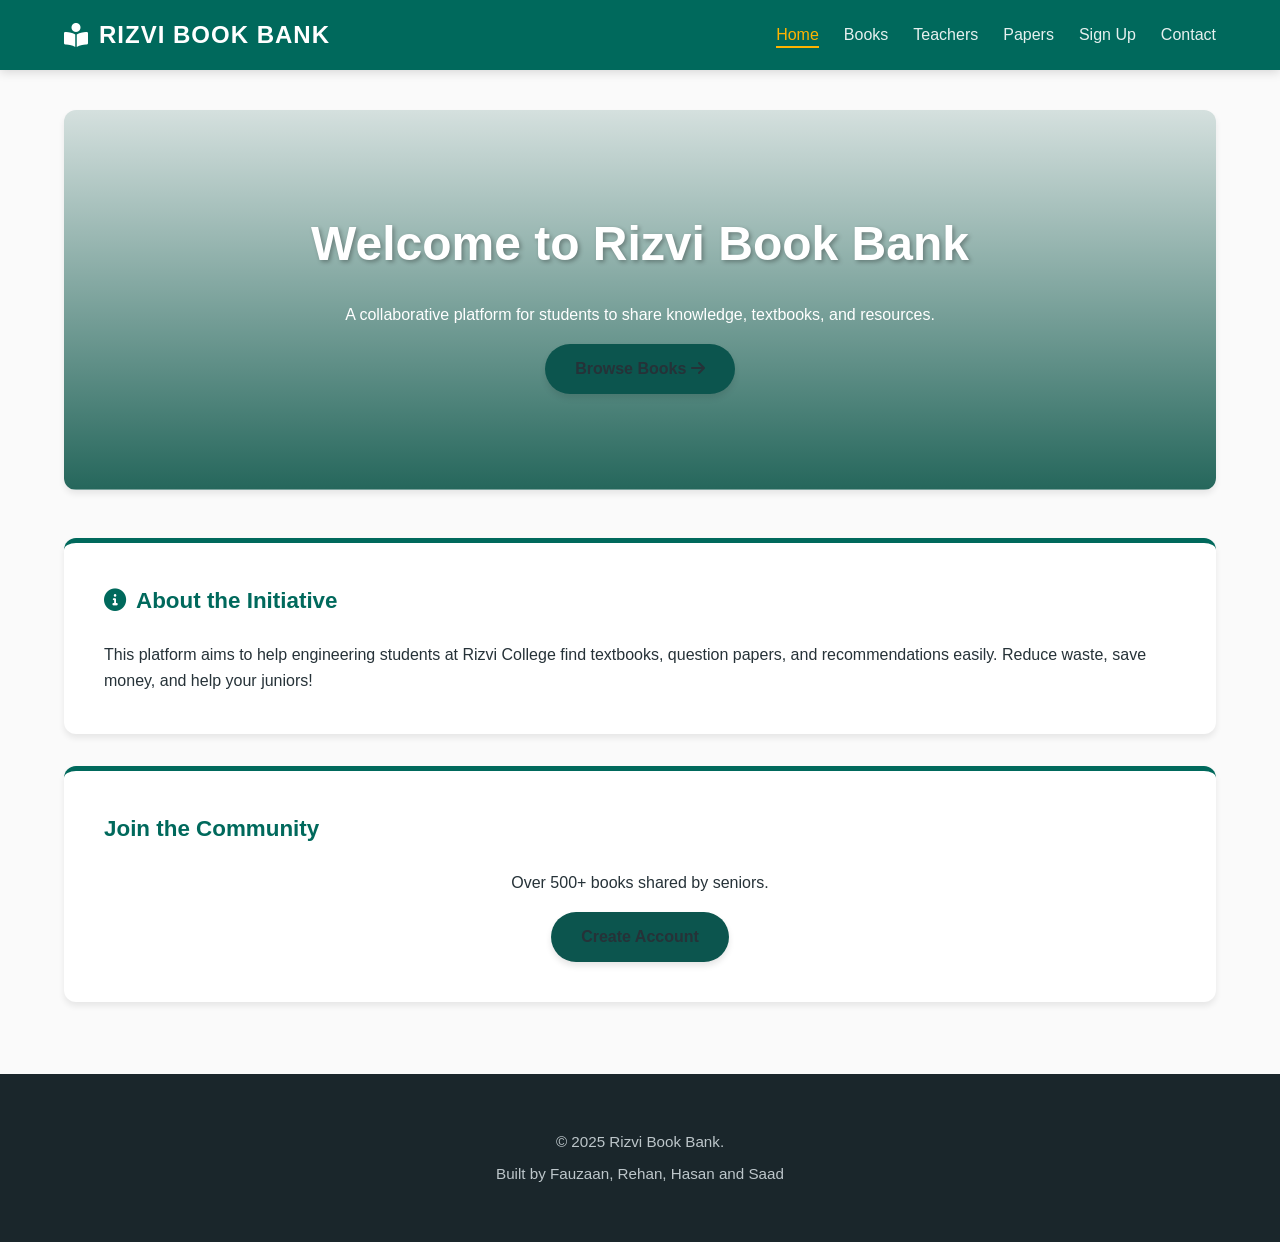
<file: index.html>
<!DOCTYPE html>
<html lang="en">
  <head>
    <meta charset="UTF-8" />
    <meta name="viewport" content="width=device-width, initial-scale=1.0" />
    <title>Home - Rizvi Book Bank</title>
    <link rel="stylesheet" href="styles.css" />
    <link
      rel="stylesheet"
      href="https://cdnjs.cloudflare.com/ajax/libs/font-awesome/6.0.0/css/all.min.css"
    />
  </head>
  <body>
    <header>
      <nav>
        <div class="logo">
          <i class="fas fa-book-reader"></i> Rizvi Book Bank
        </div>
        <ul>
          <li><a href="index.html">Home</a></li>
          <li><a href="books.html">Books</a></li>
          <li><a href="teacher-books.html">Teachers</a></li>
          <li><a href="question-papers.html">Papers</a></li>
          <li><a href="signup.html">Sign Up</a></li>
          <li><a href="contact.html">Contact</a></li>
        </ul>
      </nav>
    </header>

    <main>
      <section class="hero">
        <h1>Welcome to Rizvi Book Bank</h1>
        <p>
          A collaborative platform for students to share knowledge, textbooks,
          and resources.
        </p>
        <a href="books.html" class="btn"
          >Browse Books <i class="fas fa-arrow-right"></i
        ></a>
      </section>

      <section class="branch hidden">
        <h3><i class="fas fa-info-circle"></i> About the Initiative</h3>
        <p>
          This platform aims to help engineering students at Rizvi College find
          textbooks, question papers, and recommendations easily. Reduce waste,
          save money, and help your juniors!
        </p>
      </section>

      <section class="branch hidden" style="text-align: center">
        <h3>Join the Community</h3>
        <p>Over 500+ books shared by seniors.</p>
        <a href="signup.html" class="btn">Create Account</a>
      </section>
    </main>

    <footer>
      <p>&copy; 2025 Rizvi Book Bank.</p>
      <p>Built by Fauzaan, Rehan, Hasan and Saad</p>
    </footer>
    <script src="script.js"></script>
  </body>
</html>
</file>
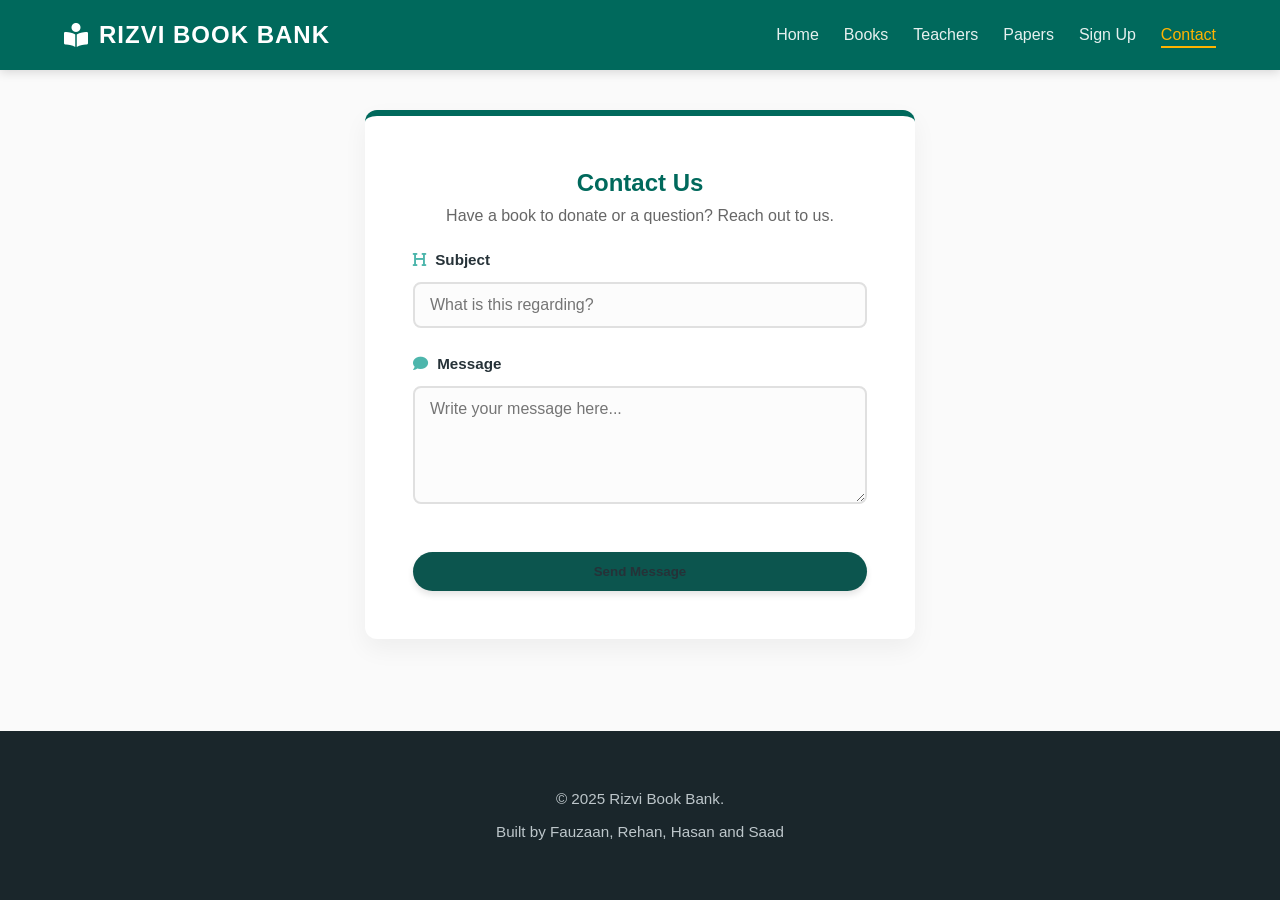
<file: contact.html>
<!DOCTYPE html>
<html lang="en">
  <head>
    <meta charset="UTF-8" />
    <title>Contact Us - Rizvi Book Bank</title>
    <link rel="stylesheet" href="styles.css" />
    <link
      rel="stylesheet"
      href="https://cdnjs.cloudflare.com/ajax/libs/font-awesome/6.0.0/css/all.min.css"
    />
  </head>
  <body>
    <header>
      <nav>
        <div class="logo">
          <i class="fas fa-book-reader"></i> Rizvi Book Bank
        </div>
        <ul>
          <li><a href="index.html">Home</a></li>
          <li><a href="books.html">Books</a></li>
          <li><a href="teacher-books.html">Teachers</a></li>
          <li><a href="question-papers.html">Papers</a></li>
          <li><a href="signup.html">Sign Up</a></li>
          <li><a href="contact.html">Contact</a></li>
        </ul>
      </nav>
    </header>

    <main>
      <div class="form-container hidden">
        <h2 style="text-align: center; color: var(--primary-color)">
          Contact Us
        </h2>
        <p style="margin-bottom: 20px; text-align: center; color: #666">
          Have a book to donate or a question? Reach out to us.
        </p>
        <form>
          <div class="form-group">
            <label for="subject"><i class="fas fa-heading"></i> Subject</label>
            <input
              type="text"
              id="subject"
              required
              placeholder="What is this regarding?"
            />
          </div>
          <div class="form-group">
            <label for="message"><i class="fas fa-comment"></i> Message</label>
            <textarea
              id="message"
              rows="5"
              required
              placeholder="Write your message here..."
            ></textarea>
          </div>
          <button type="submit" class="btn" style="width: 100%">
            Send Message
          </button>
        </form>
      </div>
    </main>

    <footer>
      <p>&copy; 2025 Rizvi Book Bank.</p>
      <p>Built by Fauzaan, Rehan, Hasan and Saad</p>
    </footer>
    <script src="script.js"></script>
  </body>
</html>
</file>
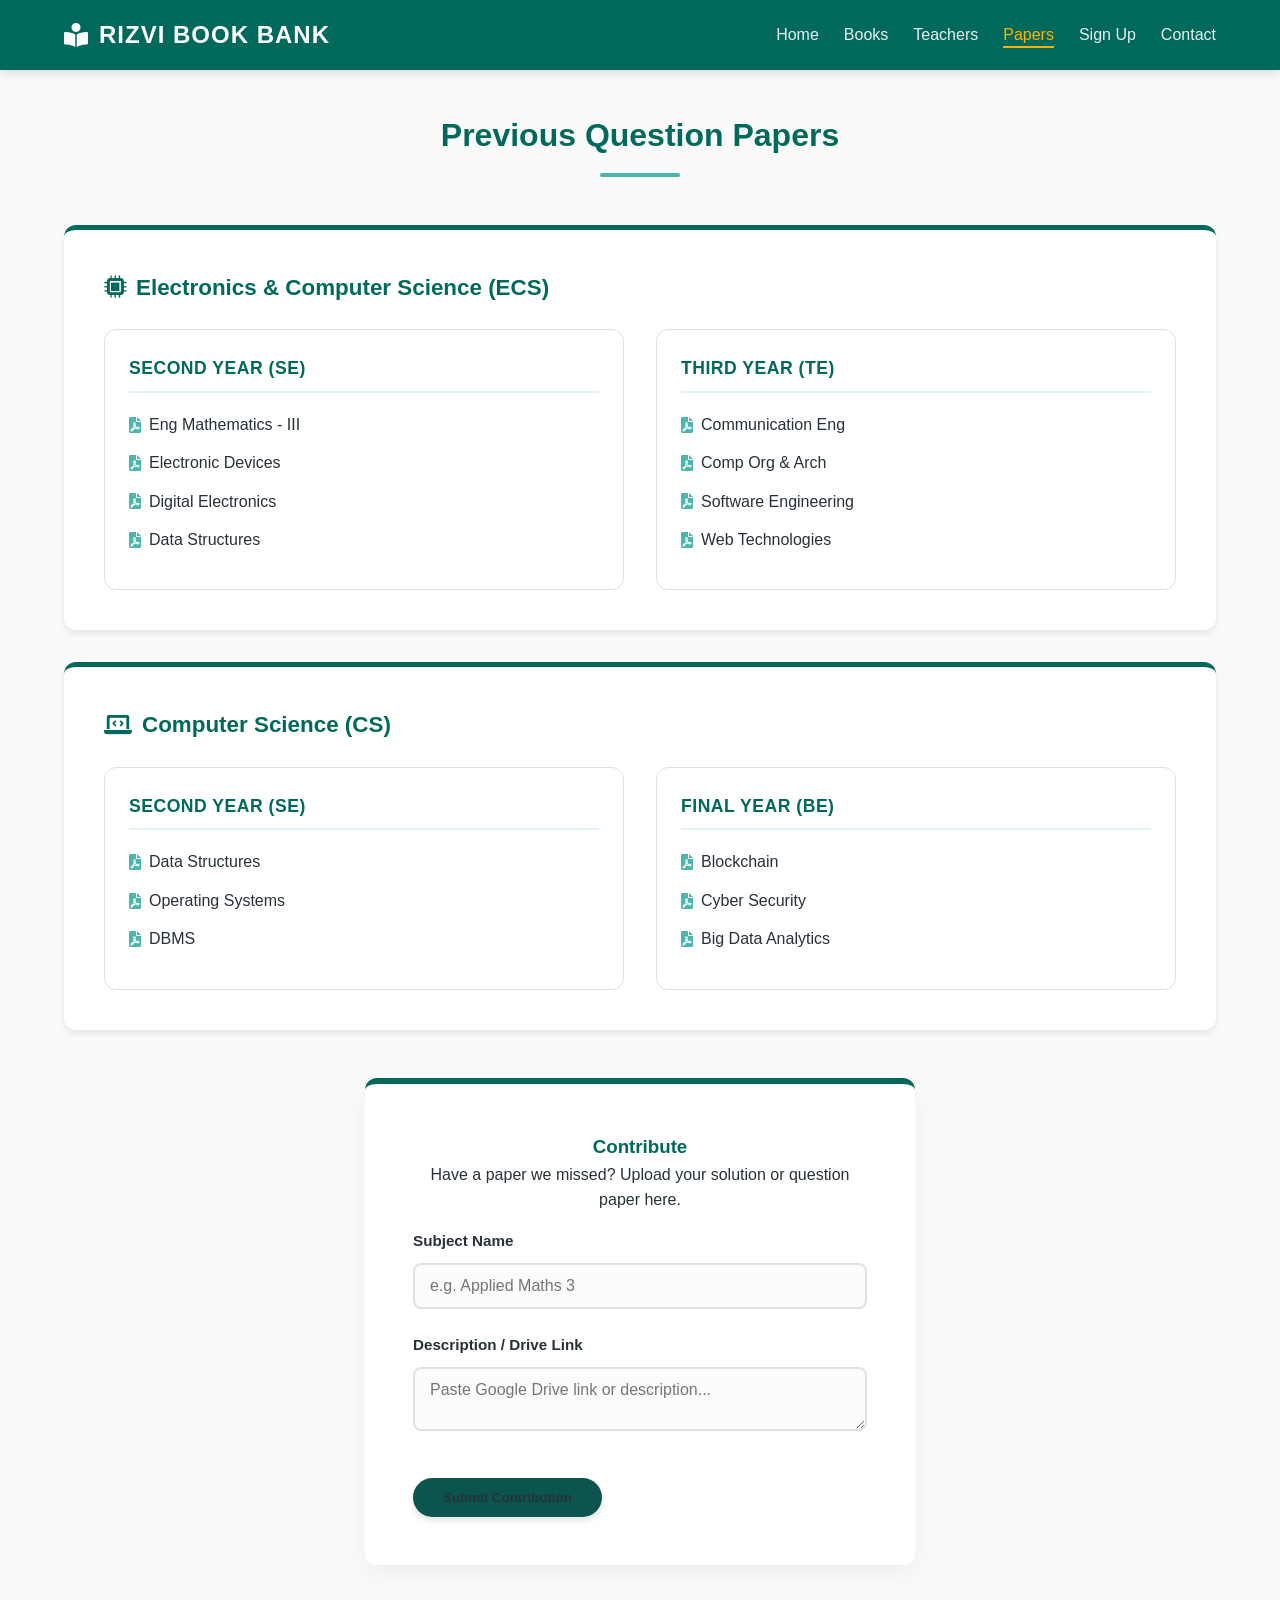
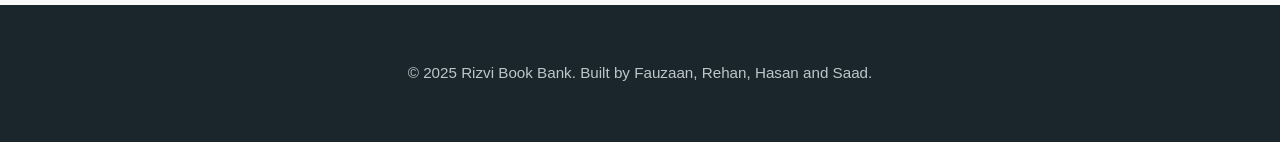
<file: question-papers.html>
<!DOCTYPE html>
<html lang="en">
  <head>
    <meta charset="UTF-8" />
    <meta name="viewport" content="width=device-width, initial-scale=1.0" />
    <title>Previous Question Papers - Rizvi Book Bank</title>
    <link rel="stylesheet" href="styles.css" />
    <link
      rel="stylesheet"
      href="https://cdnjs.cloudflare.com/ajax/libs/font-awesome/6.0.0/css/all.min.css"
    />
  </head>
  <body>
    <header>
      <nav>
        <div class="logo">
          <i class="fas fa-book-reader"></i> Rizvi Book Bank
        </div>
        <ul>
          <li><a href="index.html">Home</a></li>
          <li><a href="books.html">Books</a></li>
          <li><a href="teacher-books.html">Teachers</a></li>
          <li><a href="question-papers.html">Papers</a></li>
          <li><a href="signup.html">Sign Up</a></li>
          <li><a href="contact.html">Contact</a></li>
        </ul>
      </nav>
    </header>

    <main>
      <h2 class="section-title">Previous Question Papers</h2>

      <div class="branch hidden">
        <h3>
          <i class="fas fa-microchip"></i> Electronics & Computer Science (ECS)
        </h3>
        <div class="sem-grid">
          <div class="semester-group">
            <h4>Second Year (SE)</h4>
            <ul>
              <li>
                <a href="#"
                  ><i class="fas fa-file-pdf"></i> Eng Mathematics - III</a
                >
              </li>
              <li>
                <a href="#"
                  ><i class="fas fa-file-pdf"></i> Electronic Devices</a
                >
              </li>
              <li>
                <a href="#"
                  ><i class="fas fa-file-pdf"></i> Digital Electronics</a
                >
              </li>
              <li>
                <a href="#"><i class="fas fa-file-pdf"></i> Data Structures</a>
              </li>
            </ul>
          </div>
          <div class="semester-group">
            <h4>Third Year (TE)</h4>
            <ul>
              <li>
                <a href="#"
                  ><i class="fas fa-file-pdf"></i> Communication Eng</a
                >
              </li>
              <li>
                <a href="#"><i class="fas fa-file-pdf"></i> Comp Org & Arch</a>
              </li>
              <li>
                <a href="#"
                  ><i class="fas fa-file-pdf"></i> Software Engineering</a
                >
              </li>
              <li>
                <a href="#"><i class="fas fa-file-pdf"></i> Web Technologies</a>
              </li>
            </ul>
          </div>
        </div>
      </div>

      <div class="branch hidden">
        <h3><i class="fas fa-laptop-code"></i> Computer Science (CS)</h3>
        <div class="sem-grid">
          <div class="semester-group">
            <h4>Second Year (SE)</h4>
            <ul>
              <li>
                <a href="#"><i class="fas fa-file-pdf"></i> Data Structures</a>
              </li>
              <li>
                <a href="#"
                  ><i class="fas fa-file-pdf"></i> Operating Systems</a
                >
              </li>
              <li>
                <a href="#"><i class="fas fa-file-pdf"></i> DBMS</a>
              </li>
            </ul>
          </div>
          <div class="semester-group">
            <h4>Final Year (BE)</h4>
            <ul>
              <li>
                <a href="#"><i class="fas fa-file-pdf"></i> Blockchain</a>
              </li>
              <li>
                <a href="#"><i class="fas fa-file-pdf"></i> Cyber Security</a>
              </li>
              <li>
                <a href="#"
                  ><i class="fas fa-file-pdf"></i> Big Data Analytics</a
                >
              </li>
            </ul>
          </div>
        </div>
      </div>

      <section class="form-container hidden" style="margin-top: 3rem">
        <h3 style="text-align: center; color: var(--primary-color)">
          Contribute
        </h3>
        <p style="text-align: center; margin-bottom: 1rem">
          Have a paper we missed? Upload your solution or question paper here.
        </p>
        <form id="upload-form">
          <div class="form-group">
            <label>Subject Name</label>
            <input type="text" placeholder="e.g. Applied Maths 3" required />
          </div>
          <div class="form-group">
            <label>Description / Drive Link</label>
            <textarea
              placeholder="Paste Google Drive link or description..."
              required
            ></textarea>
          </div>
          <button type="submit" class="btn">Submit Contribution</button>
        </form>
      </section>
    </main>

    <footer>
      <p>
        &copy; 2025 Rizvi Book Bank. Built by Fauzaan, Rehan, Hasan and Saad.
      </p>
    </footer>
    <script src="script.js"></script>
  </body>
</html>
</file>
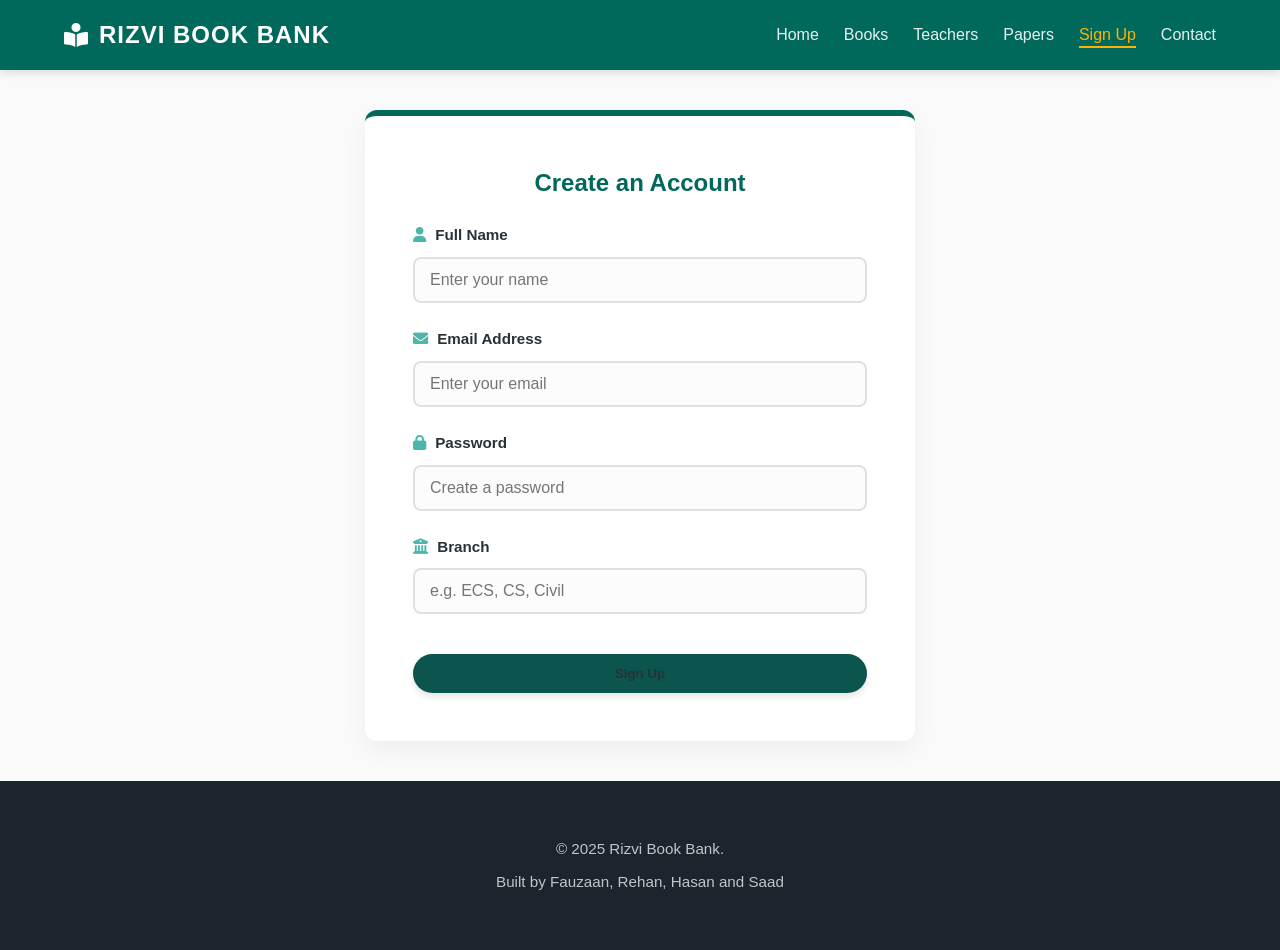
<file: signup.html>
<!DOCTYPE html>
<html lang="en">
  <head>
    <meta charset="UTF-8" />
    <title>Sign Up - Rizvi Book Bank</title>
    <link rel="stylesheet" href="styles.css" />
    <link
      rel="stylesheet"
      href="https://cdnjs.cloudflare.com/ajax/libs/font-awesome/6.0.0/css/all.min.css"
    />
  </head>
  <body>
    <header>
      <nav>
        <div class="logo">
          <i class="fas fa-book-reader"></i> Rizvi Book Bank
        </div>
        <ul>
          <li><a href="index.html">Home</a></li>
          <li><a href="books.html">Books</a></li>
          <li><a href="teacher-books.html">Teachers</a></li>
          <li><a href="question-papers.html">Papers</a></li>
          <li><a href="signup.html">Sign Up</a></li>
          <li><a href="contact.html">Contact</a></li>
        </ul>
      </nav>
    </header>

    <main>
      <div class="form-container hidden">
        <h2
          style="
            text-align: center;
            margin-bottom: 20px;
            color: var(--primary-color);
          "
        >
          Create an Account
        </h2>
        <form>
          <div class="form-group">
            <label for="name"><i class="fas fa-user"></i> Full Name</label>
            <input
              type="text"
              id="name"
              required
              placeholder="Enter your name"
            />
          </div>
          <div class="form-group">
            <label for="email"
              ><i class="fas fa-envelope"></i> Email Address</label
            >
            <input
              type="email"
              id="email"
              required
              placeholder="Enter your email"
            />
          </div>
          <div class="form-group">
            <label for="password"><i class="fas fa-lock"></i> Password</label>
            <input
              type="password"
              id="password"
              required
              placeholder="Create a password"
            />
          </div>
          <div class="form-group">
            <label for="branch"><i class="fas fa-university"></i> Branch</label>
            <input type="text" id="branch" placeholder="e.g. ECS, CS, Civil" />
          </div>
          <button type="submit" class="btn" style="width: 100%">Sign Up</button>
        </form>
      </div>
    </main>

    <footer>
      <p>&copy; 2025 Rizvi Book Bank.</p>
      <p>Built by Fauzaan, Rehan, Hasan and Saad</p>
    </footer>
    <script src="script.js"></script>
  </body>
</html>
</file>
<file: styles.css>
/* General Reset */
* {
  margin: 0;
  padding: 0;
  box-sizing: border-box;
  font-family: "Segoe UI", Tahoma, Geneva, Verdana, sans-serif;
}

:root {
  /* NEW PALETTE: Modern Library (Teal & Amber) */
  --primary-color: #00695c; /* Deep Teal */
  --primary-light: #4db6ac; /* Lighter Teal for hovers */
  --accent-color: #ffb300; /* Golden Amber for buttons */
  --accent-hover: #ff8f00; /* Darker Amber for button hover */
  --highlight-color: #e0f2f1; /* Very light teal for notes/backgrounds */

  --secondary-color: #fafafa; /* Clean Off-white background */
  --text-color: #263238; /* Dark Blue-Grey text */
  --white: #ffffff;

  --shadow: 0 4px 6px rgba(0, 0, 0, 0.08);
  --card-hover: translateY(-5px);
}

body {
  background-color: var(--secondary-color);
  color: var(--text-color);
  line-height: 1.6;
  display: flex;
  flex-direction: column;
  min-height: 100vh;
}

/* Navigation Bar */
header {
  background-color: var(--primary-color);
  color: var(--white);
  padding: 1rem 0;
  position: sticky;
  top: 0;
  z-index: 1000;
  box-shadow: 0 2px 10px rgba(0, 0, 0, 0.15);
}

nav {
  display: flex;
  justify-content: space-between;
  align-items: center;
  width: 90%;
  max-width: 1200px;
  margin: 0 auto;
}

.logo {
  font-size: 1.5rem;
  font-weight: 700;
  text-transform: uppercase;
  letter-spacing: 1px;
  display: flex;
  align-items: center;
  gap: 10px;
  color: var(--white); /* Ensure logo stays white */
}

nav ul {
  list-style: none;
  display: flex;
  gap: 25px;
}

nav ul li a {
  color: rgba(255, 255, 255, 0.9);
  text-decoration: none;
  font-weight: 500;
  transition: all 0.3s ease;
  padding-bottom: 5px;
  position: relative;
}

/* Underline animation for nav links */
nav ul li a::after {
  content: "";
  position: absolute;
  width: 0;
  height: 2px;
  bottom: 0;
  left: 0;
  background-color: var(--accent-color);
  transition: width 0.3s;
}

nav ul li a:hover::after,
nav ul li a.active::after {
  width: 100%;
}

nav ul li a:hover,
nav ul li a.active {
  color: var(--accent-color);
}

/* Main Container */
main {
  flex: 1;
  width: 90%;
  max-width: 1200px;
  margin: 2.5rem auto;
}

/* Hero Section (Home) */
.hero {
  text-align: center;
  padding: 6rem 2rem;
  /* Updated gradient to match new Teal theme */
  background: linear-gradient(rgba(0, 77, 64, 0.15), rgba(0, 77, 64, 0.85)),
    url("https://images.unsplash.com/photo-1524995997946-a1c2e315a42f?ixlib=rb-1.2.1&auto=format&fit=crop&w=1350&q=80");
  background-size: cover;
  background-position: center;
  color: var(--white);
  border-radius: 12px;
  box-shadow: var(--shadow);
  margin-bottom: 3rem;
  animation: fadeIn 1.2s ease-in-out;
}

.hero h1 {
  font-size: 3rem;
  margin-bottom: 1.2rem;
  text-shadow: 2px 2px 4px rgba(0, 0, 0, 0.3);
}

.btn {
  display: inline-block;
  background-color: #0c554e;
  color: #263238; /* Dark text on yellow button for contrast */
  padding: 12px 30px;
  text-decoration: none;
  border-radius: 50px;
  margin-top: 1rem;
  font-weight: 700;
  transition: all 0.3s ease;
  border: none;
  cursor: pointer;
  box-shadow: 0 4px 6px rgba(0, 0, 0, 0.1);
}

.btn:hover {
  background-color: var(--accent-hover);
  transform: translateY(-2px);
  box-shadow: 0 6px 12px rgba(0, 0, 0, 0.15);
}

/* Section Headings */
.section-title {
  text-align: center;
  margin-bottom: 3rem;
  color: var(--primary-color);
  position: relative;
  font-size: 2rem;
  padding-bottom: 15px;
}

.section-title::after {
  content: "";
  position: absolute;
  bottom: 0;
  left: 50%;
  transform: translateX(-50%);
  width: 80px;
  height: 4px;
  background-color: var(--primary-light);
  border-radius: 2px;
}

/* Branch & Content Boxes */
.branch {
  background: var(--white);
  padding: 2.5rem;
  margin-bottom: 2rem;
  border-radius: 12px;
  box-shadow: var(--shadow);
  transition: transform 0.3s ease;
  border-top: 5px solid var(--primary-color); /* Added colored top border */
}

.branch h3 {
  color: var(--primary-color);
  margin-bottom: 1.5rem;
  display: flex;
  align-items: center;
  gap: 10px;
  font-size: 1.4rem;
}

/* Grid Layouts */
.grid-container,
.sem-grid {
  display: grid;
  grid-template-columns: repeat(auto-fit, minmax(300px, 1fr));
  gap: 2rem;
}

/* Unified Card Style */
.card {
  background: var(--white);
  border-radius: 12px;
  box-shadow: var(--shadow);
  overflow: hidden;
  transition: all 0.3s ease;
  display: flex;
  flex-direction: column;
  border: 1px solid #eee;
}

.card:hover {
  transform: var(--card-hover);
  box-shadow: 0 15px 30px rgba(0, 0, 0, 0.1);
  border-color: var(--primary-light);
}

.card-header {
  background-color: var(--primary-color);
  color: white;
  padding: 15px;
  font-size: 1rem;
  text-align: center;
  font-weight: 600;
  letter-spacing: 0.5px;
}

.card-img {
  width: 100%;
  height: 180px;
  object-fit: cover;
  transition: transform 0.5s ease;
}

.card:hover .card-img {
  transform: scale(1.05); /* Subtle zoom on hover */
}

.card-body {
  padding: 1.5rem;
  display: flex;
  flex-direction: column;
  flex-grow: 1;
  position: relative;
  z-index: 1;
  background: var(--white);
}

.book-title {
  font-size: 1.3rem;
  margin-bottom: 0.5rem;
  color: var(--text-color);
  font-weight: 700;
}

.book-author {
  color: #78909c;
  font-size: 0.95rem;
  margin-bottom: 1.2rem;
}

.teacher-note {
  background-color: var(--highlight-color);
  padding: 15px;
  border-left: 4px solid var(--primary-color);
  font-style: italic;
  font-size: 0.95rem;
  margin-bottom: 1.5rem;
  border-radius: 0 8px 8px 0;
  color: #004d40;
}

/* Semester Lists */
.semester-group {
  background: #ffffff;
  padding: 1.5rem;
  border-radius: 12px;
  border: 1px solid #e0e0e0;
  transition: border-color 0.3s;
}

.semester-group:hover {
  border-color: var(--accent-color);
}

.semester-group h4 {
  margin-bottom: 1.2rem;
  color: var(--primary-color);
  font-size: 1.1rem;
  text-transform: uppercase;
  letter-spacing: 0.5px;
  border-bottom: 2px solid var(--highlight-color);
  padding-bottom: 8px;
}

.semester-group ul,
.semester-group ol {
  padding-left: 0;
  list-style: none;
}

.semester-group li {
  margin-bottom: 0.8rem;
}

.semester-group a {
  color: var(--text-color);
  text-decoration: none;
  transition: color 0.2s;
  display: flex;
  align-items: center;
  gap: 8px;
}

.semester-group a i {
  color: var(--primary-light); /* Icon color */
}

.semester-group a:hover {
  color: var(--primary-color);
  font-weight: 500;
}

.semester-group a:hover i {
  color: var(--accent-color);
}

/* Forms */
.form-container {
  max-width: 550px;
  margin: 0 auto;
  background: var(--white);
  padding: 3rem;
  border-radius: 12px;
  box-shadow: 0 10px 25px rgba(0, 0, 0, 0.05);
  border-top: 6px solid var(--primary-color);
}

.form-group {
  margin-bottom: 1.5rem;
}

.form-group label {
  display: block;
  margin-bottom: 0.6rem;
  font-weight: 600;
  color: var(--text-color);
  font-size: 0.95rem;
}

.form-group label i {
  color: var(--primary-light);
  margin-right: 5px;
}

.form-group input,
.form-group textarea {
  width: 100%;
  padding: 12px 15px;
  border: 2px solid #e0e0e0;
  border-radius: 8px;
  font-size: 1rem;
  transition: all 0.3s;
  background-color: #fcfcfc;
}

.form-group input:focus,
.form-group textarea:focus {
  border-color: var(--primary-color);
  background-color: var(--white);
  outline: none;
  box-shadow: 0 0 0 3px rgba(0, 105, 92, 0.1);
}

/* Footer */
footer {
  background-color: #1a262b; /* Very dark slate, almost black */
  color: #cfd8dc;
  text-align: center;
  padding: 3rem 0;
  margin-top: auto;
}

footer p {
  opacity: 0.9;
  margin: 8px 0;
  font-size: 0.95rem;
}

/* Animations */
@keyframes fadeIn {
  from {
    opacity: 0;
    transform: translateY(20px);
  }
  to {
    opacity: 1;
    transform: translateY(0);
  }
}

.hidden {
  opacity: 0;
  transform: translateY(30px);
  transition: opacity 0.8s ease-out, transform 0.8s ease-out;
}

.visible {
  opacity: 1;
  transform: translateY(0);
}

/* Mobile Responsiveness */
@media (max-width: 768px) {
  nav {
    flex-direction: column;
    gap: 15px;
  }
  nav ul {
    flex-direction: column;
    gap: 15px;
    text-align: center;
    width: 100%;
  }
  .hero h1 {
    font-size: 2rem;
  }
  .form-container {
    padding: 1.5rem;
  }
}
</file>
